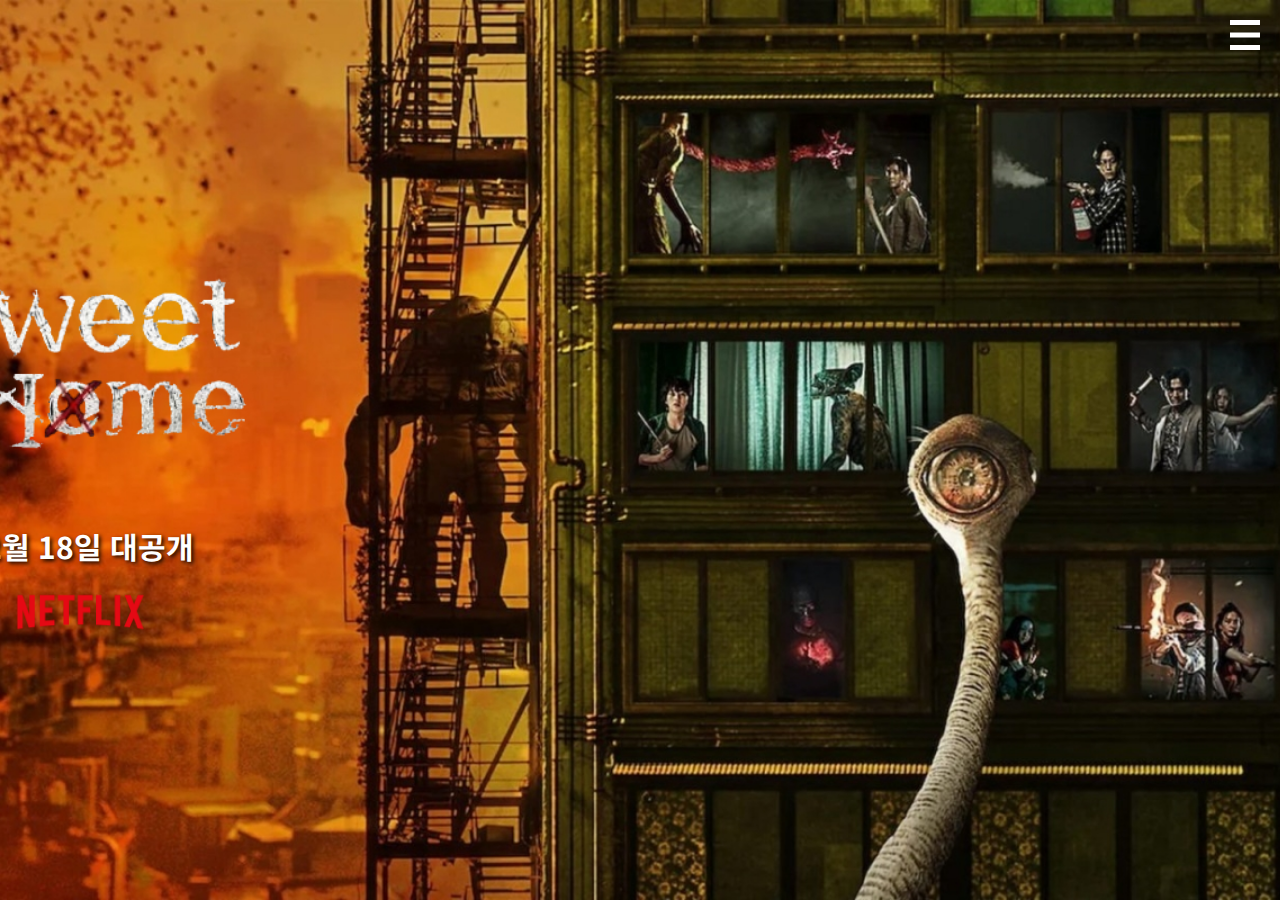
<file: index.html>
<!DOCTYPE html>
<html lang="ko">
<head>
  <meta charset="UTF-8">
  <meta name="viewport" content="width=device-width, initial-scale=1.0">
  <title>스위트홈</title>
  <link rel="shortcut icon" href="./img/favicon.jpg">
  <!-- 웹 폰트 nNoto Sans KR -->
  <link href="https://fonts.googleapis.com/css2?family=Noto+Sans+KR:wght@400;700&display=swap" rel="stylesheet">
  <link rel="stylesheet" href="./css/style.css">
  <link rel="stylesheet" href="./css/sub.css">
  <link rel="stylesheet" href="./css/mobile.css" media="screen and (max-width: 1000px)">
  <script src="./js/jquery-3.5.1.min.js"></script>
  <script src="./js/main.js"></script>

</head>
<body>
  <div class="container">
    <header id="main_header">
      <div class="header_box">
        <h1>
          <img src="./img/logo.png" 
          alt="스위트홈">
        </h1>
        <p>12월 18일 대공개</p>
        <ul class="sns">
          <li>
            <a href="#">
              <img src="./img/netflix.png">
            </a>
          </li>
        </ul>
      </div><!-- end header_box -->
      <button class="btn-toggle">
        <img src="./img/Icon_menu.png" alt="toggle">
      </button>
    </header>

    <nav id="gnb">
      <ul>
        <li class="active"><a href="./">홈</a></li>
        <li><a href="./video.html">예고편</a></li>
        <li ><a href="./index.html?synop=1">시놉시스</a></li>
        <li><a href="./gallery.html">갤러리</a></li>
      </ul>
      <button class="btn-close">
        <img src="./img/Icon_close.png" alt="닫기 버튼">
      </button>
    </nav>
  </div>

  <!-- 시놉시스(줄거리) 팝업창 -->
  <div id="synop_popup">
    <h2>스위트  홈 : 죽어버리거나, 괴물로 살아남거나</h2>
    <p>끔찍한 사고로 가족을 모두 잃은 외톨이 고등학생 현수는 그린 홈이라는 낡은 아파트 단지로 이사한다. 절망에 빠진 그는 점차 그린 홈에 관한 비밀을 깨닫는다.
    왜곡된 인간 욕망을 여러 가지 형태로 투영하면서 인류를 몰아내려는 괴물이 그린 홈을 둘러싸고 있으며, 자신을 포함해 그린 홈 주민들은 그 괴물들에 갇혀있다는 사실을..</p> 
    <p>세상을 차단하고 방 안에 틀어박힌 10대 소년. 현수가 세상 밖으로 나온다. 인간이 괴물로 변했다. 그래도 살아야 한다. 아직은 사람이니까. 이웃들과 함께 싸워야 한다.</p>
  </div>
</body>
</html>
</file>
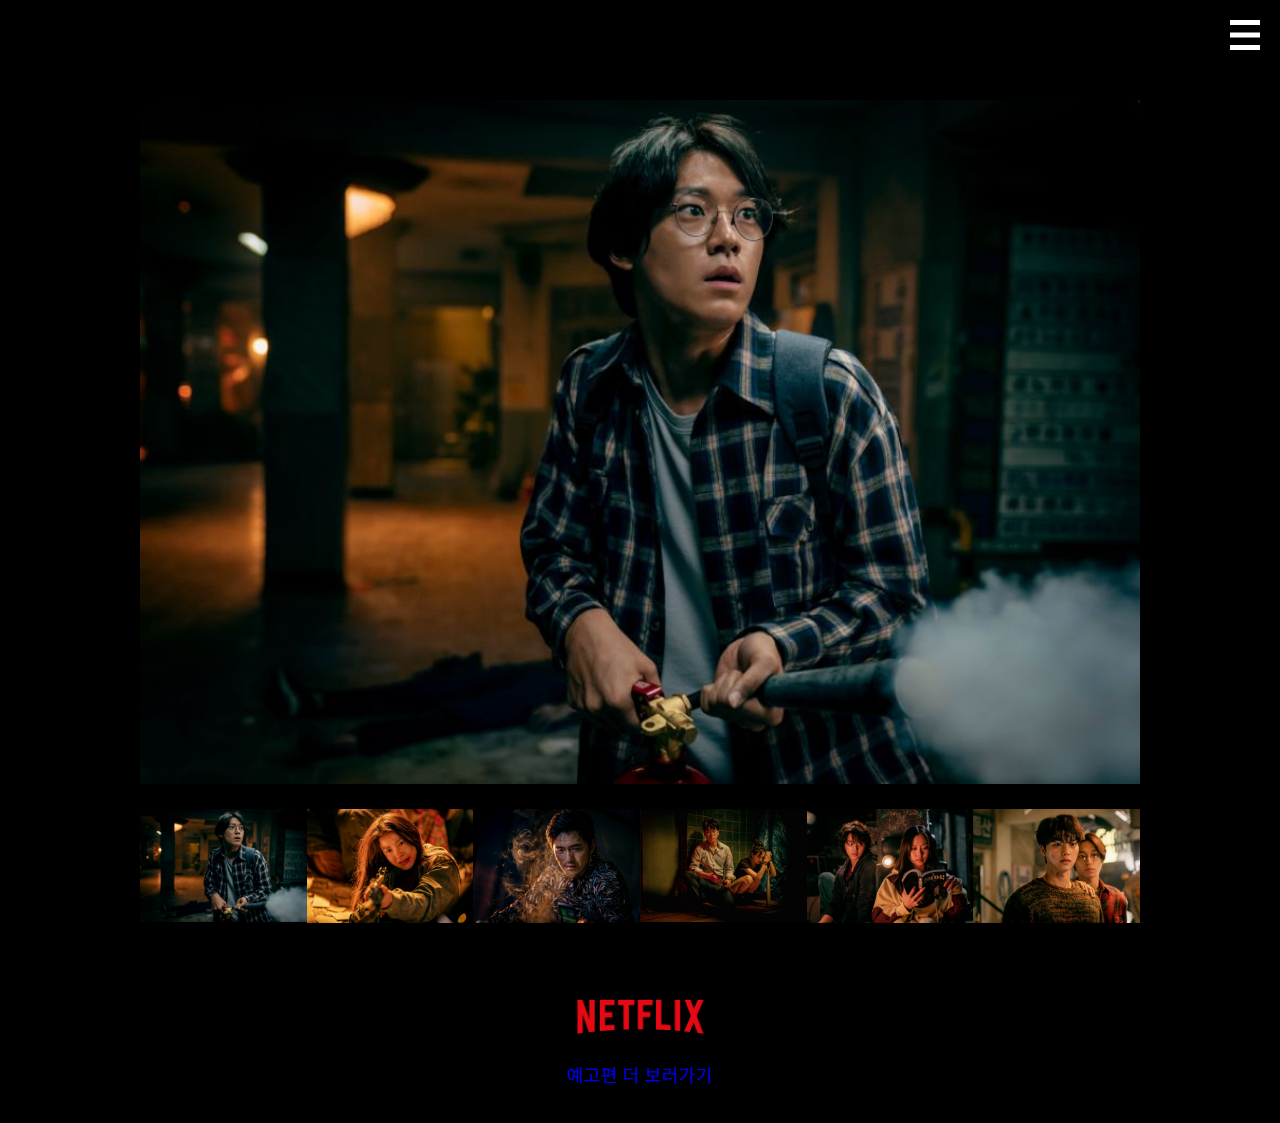
<file: gallery.html>
<!DOCTYPE html>
<html lang="ko">
<head>
  <meta charset="UTF-8">
  <meta name="viewport" content="width=device-width, initial-scale=1.0">
  <title>갤러리 | 스위트홈</title>
  <link rel="shortcut icon" href="./img/favicon.jpg">
  <!-- 웹 폰트 nNoto Sans KR -->
  <link href="https://fonts.googleapis.com/css2?family=Noto+Sans+KR:wght@400;700&display=swap" rel="stylesheet">
  <link rel="stylesheet" href="./css/style.css">
  <link rel="stylesheet" href="./css/sub.css">
   <link rel="stylesheet" href="./css/mobile.css" media="screen and (max-width: 1000px)">
  <script src="./js/jquery-3.5.1.min.js"></script>
  <script src="./js/main.js"></script>

</head>
<body id="gallery">
  <div class="container">
    <header id="main_header">
      <div class="header_box">
        <h1>
          <img src="./img/logo.png" 
          alt="스위트홈">
        </h1>
        <p>12월 18일 대공개</p>
        <ul class="sns">
          <li>
            <a href="#">
              <img src="./img/netflix.png">
            </a>
          </li>
        </ul>
      </div><!-- end header_box -->
      <button class="btn-toggle">
        <img src="./img/Icon_menu.png" alt="toggle">
      </button>
    </header>

    <nav id="gnb">
      <ul>
        <li ><a href="./">홈</a></li>
        <li><a href="./video.html">예고편</a></li>
        <li ><a href="./index.html?synop=1">시놉시스</a></li>
        <li class="active"><a href="./gallery.html">갤러리</a></li>
      </ul>
      <button class="btn-close">
        <img src="./img/Icon_close.png" alt="닫기 버튼">
      </button>
    </nav>
  </div>

    <section id="main">
      <figure>
        <img src="./img/img1.JPG" alt="01">
      </figure>
      <ul class="thumb">
        <li><a href="#"><img src="./img/img1.JPG" alt="1"></a></li>
        <li><a href="#"><img src="./img/img2.JPG" alt="2"></a></li>
        <li><a href="#"><img src="./img/img3.JPG" alt="3"></a></li>
        <li class="clear"><a href="#"><img src="./img/img4.JPG" alt="4"></a></li>
        <li><a href="#"><img src="./img/img5.JPG" alt="5"></a></li>
        <li><a href="#"><img src="./img/img6.JPG" alt="6"></a></li>
      </ul>
    </section>
  </div><!-- end container -->

  <footer id="main_footer">
      <ul class="sns">
        <li>
          <a href="#">
            <img src="./img/netflix.png" alt="넷플릭스"> <br>예고편 더 보러가기
          </a>
        </li>
      </ul>
  </footer>    
</body>
</html>
</file>
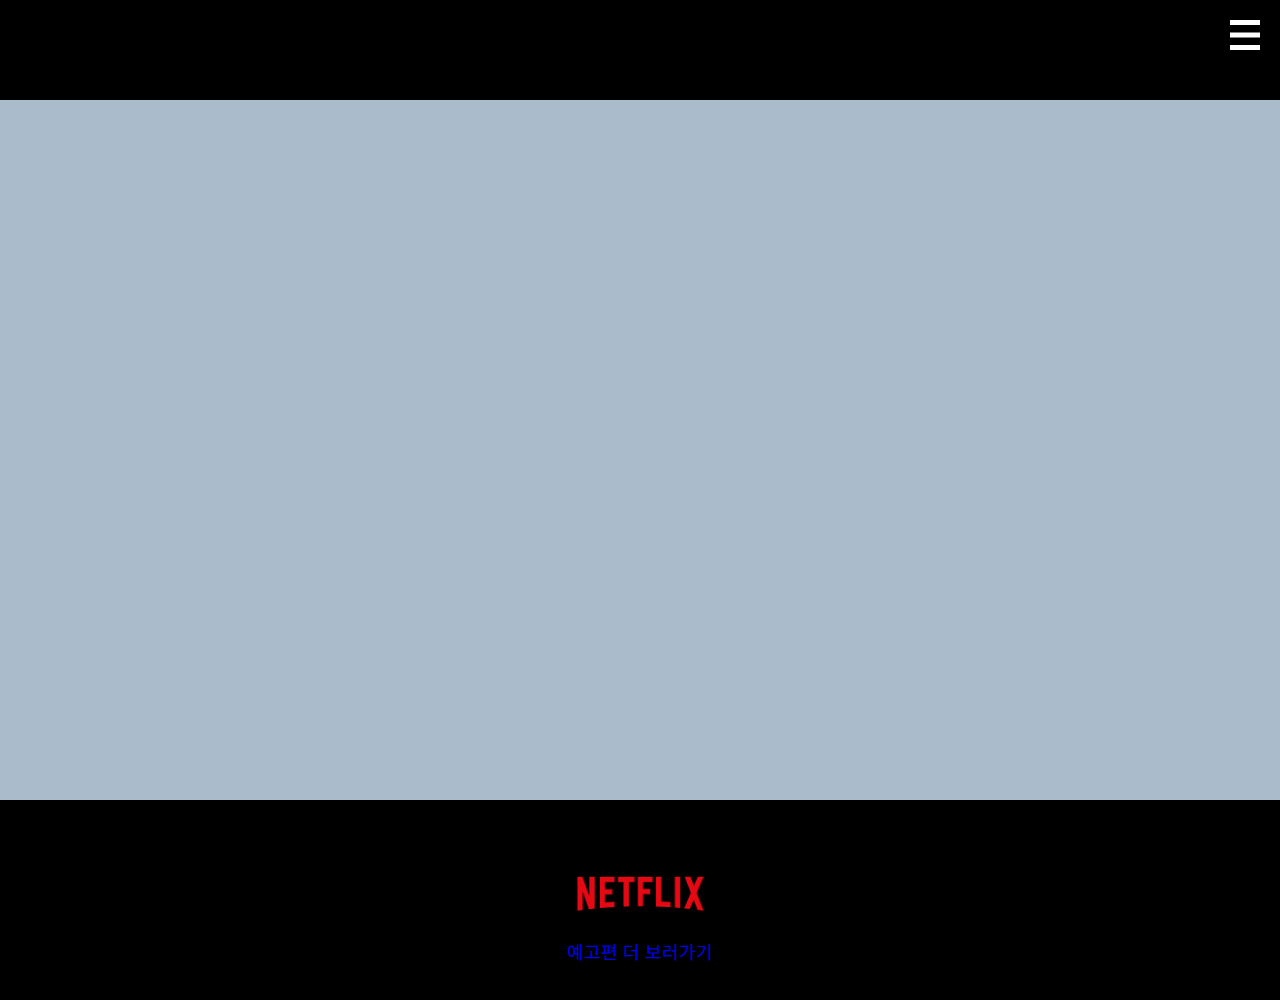
<file: video.html>
<!DOCTYPE html>
<html lang="ko">
<head>
  <meta charset="UTF-8">
  <meta name="viewport" content="width=device-width, initial-scale=1.0">
  <title>예고편 | 스위트홈</title>
  <link rel="shortcut icon" href="./images/favicon.png">
  <!-- 웹 폰트 nNoto Sans KR -->
  <link href="https://fonts.googleapis.com/css2?family=Noto+Sans+KR:wght@400;700&display=swap" rel="stylesheet">
  <link rel="stylesheet" href="./css/style.css">
  <link rel="stylesheet" href="./css/sub.css">
  <link rel="stylesheet" href="./css/mobile.css" media="screen and (max-width: 1000px)">
  <script src="./js/jquery-3.5.1.min.js"></script>
  <script src="./js/main.js"></script>

</head>
<body id="video">
  <div class="container">
    <header id="main_header">
      <div class="header_box">
        <h1>
          <img src="./img/logo.png" 
          alt="스위트홈">
        </h1>
        <p>12월 18일 대공개</p>
        <ul class="sns">
          <li>
            <a href="#">
              <img src="./img/netflix.png">
            </a>
          </li>
        </ul>
      </div><!-- end header_box -->
      <button class="btn-toggle">
        <img src="./img/Icon_menu.png" alt="toggle">
      </button>
    </header>

    <nav id="gnb">
      <ul>
        <li ><a href="./">홈</a></li>
        <li class="active"><a href="./video.html">예고편</a></li>
        <li ><a href="./index.html?synop=1">시놉시스</a></li>
        <li><a href="./gallery.html">갤러리</a></li>
      </ul>
      <button class="btn-close">
        <img src="./img/Icon_close.png" alt="닫기 버튼">
      </button>
    </nav>
  </div>

    <section id="main">
      <iframe src="https://www.youtube.com/embed/B5IQqZDSRjk" allowfullscreen frameborder='no' scrolling='no' marginwidth='0' marginheight='0' allow='autoplay' allowfullscreen></iframe>
    </section>
  </div><!-- end container -->

  <footer id="main_footer">
    <ul class="sns">
      <li>
        <a href="#">
          <img src="./img/netflix.png" alt="넷플릭스"> <p>예고편 더 보러가기</p>
        </a>
      </li>
    </ul>
  </footer>    
</body>
</html>
</file>
<file: css/style.css>
* {
  margin: 0;
  padding: 0;
  box-sizing: border-box;
  transition: 0.4s;
}

ul { 
  list-style-type: none;
}

a {
  text-decoration: none;
}

a, button {
  outline: none;
}

html, body {
  width: 100%;
  height: 100%;
}

body {
  font-size: 18px;
  font-family: 'Noto Sans KR', sans-serif;
  background: #333;
  color: #fff;
  background-image: url(../img/BG.jpg);
  background-size: cover;
  background-repeat: no-repeat;
}

/* 모바일 기기일때 배경 구도 바꾸기 */
@media screen and (max-width: 768px) {
  body {
    background-position: right 0;
  }
}

.btn-toggle {
  background: none;
  border: none;
  cursor: pointer;
}

.container {
  position: relative;
  max-width: 1600px;
  /* height: 100vh; */
  margin: 0 auto;
/* outline: 2px solid red; */
}

#main_header {
  position: absolute;
  width: 520px;
  right: 0;
  top: 0;
  /* outline: 1px solid red; */
  height: 100vh;
  text-align: center;
  padding-top: 90px;
  padding-right: 40px;
}

.container .header_box {
  position: absolute;
  right: 1000px; top: 50%;
  transform: translateY(-50%);
 /* outline: 2px solid white; */
}

#main_header h1 > img {
  width: 400px;
}

#main_header p {
  font-size: 30px;
  font-weight: 700;
  margin-top: 50px;
}


#main_header .btn-toggle {
  position: absolute;
  right: 20px; top: 20px;
}

.header_box {
  text-shadow: 2px 2px 4px #000;
}

/* 메인메뉴(gnb) */
#gnb {
  position: fixed;
  background: #000;
  right: -300px; top: 0;
  width: 300px;
  height: 100%;
  transition-duration: 0.4s;
  z-index: 999;
}

#gnb.show {
  right: 0;
}

#gnb .btn-close {
  background: none;
  border: none;
  position: absolute;
  right: 20px; top: 20px;
  cursor: pointer;
}

#gnb > ul {
  /* outline: 1px solid red; */
  margin-top: 124px;
}

#gnb > ul > li {
  width: 300px; height: 80px;
  /* outline: 1px solid #ccc; */
  text-align: center;
  font-size: 1em;
}

#gnb > ul > li > a {
  /* outline: 1px solid red; */
  display: block;
  line-height: 80px;
  color: #fff
}

#gnb > ul > li > a:hover {
 color:#E50914;
}

#gnb > ul > li.active a {
  color:#E50914;
}


/* 시놉시스 팝업 */
#synop_popup {
  position: fixed;
  width: 800px;
  height: 428px;
  background: #fff;
  left: 50%;
  top: 50%;
  transform: translate(-50%, -50%);
  color: #333;
  padding: 60px;
  display: none;
  box-shadow: 2px 2px 6px rgba(0,0,0, 0.6);
}

#synop_popup.show {
  display: block;
}

#synop_popup h2 {
  margin-bottom: 28px;
}

#synop_popup p {
  margin-bottom: 1em;
}


.header_box h1 img {
  animation-name: logo;
  animation-duration: 6s;
  animation-direction: alternate;
  animation-iteration-count: infinite;
  animation-delay: 1s;
}

@keyframes logo {
  from { transform: scale(0.9); }
  to { transform: scale(1.0); }
}
</file>
<file: css/sub.css>
/* sub.css */

/* 배경 초기화 */
#video, #gallery{
  background: #000;
}

#video .container{
  /* border: 2px solid red; */
}

#video #main_header {
  position: relative;
  width: 100%;
  background: #000;
  height: 100px;
}

#video .header_box {
  display: none;
}

#video #main {
  position: relative;
}

#video #main iframe {
  width: 100%;
  /* header, footer 공간을 제외한 영상 영역 */
  height: calc(100vh - 200px);
  background: #abc;
  /* border: 2px solid green; */
  display: block;
}

#main_footer {
  clear: both;
  position: relative;
  bottom: 0;
  left: 0;
 margin-top:50px;
  padding-bottom: 150px;
  text-align: center;
  width: 100%;
  height: 100px;
  background: #000;
  /* border: 1px solid yellow;  */
}

/* 갤러리 모바일 목록 구성 */
@media screen and (max-width: 500px) {
  .clear { clear: both;}
  #gallery #main ul.thumb {
    overflow: hidden;
    width: 100%;
    margin-left: 20px;
  }

  #gallery #main ul.thumb li {
    width: calc((100% - 40px) / 3);
    float: left;
    /* outline: 2px solid red; */
    /* border: 1px solid #707070; */
    overflow: hidden;
  }
  
  #main_footer {
    width: 100%;
    position: absolute;
    left: 0px;
    bottom: 0;
    /* border: 1px solid red; */
  }
}


/* 갤러리 */
#gallery #main_header {
  position: relative;
  width: 100%;
  background: #000;
  height: 100px;  
}

#gallery .header_box {
  display: none;
}

#gallery #main figure {
  max-width: 1000px;
  /* outline: 2px solid red; */
  margin: 0 auto;
  overflow: hidden;
  margin-bottom: 20px;
}

#gallery #main figure img {
  width: 100%;
}

#gallery #main ul {
  /* outline: 2px solid green; */
  max-width: 1000px;
  margin: 0 auto;
  overflow: hidden;
}

#gallery #main ul li {
  width: calc(100% / 6);
  float: left;
  /* outline: 2px solid red; */
  overflow: hidden;
}

#gallery #main ul li:hover {
  border: 4px solid #ED1C24;
}

#gallery #main ul li a img{
  width: 100%;
  display: block;
}
</file>
<file: css/mobile.css>
/* mobile.css */
body {
  /* background: red; */
}

#main_header {
  position: absolute;
  width: 100%;
  left: 50%;
  transform: translateX(-50%);
  top: 0;
  /* outline: 1px solid green; */
  height: 100vh;
  text-align: center;
  padding-top: 90px;
}

.header_box {
  width: 100%;
  position: absolute;
  left: 0; top: 50%;
  transform: translateY(-50%);
  /* outline: 2px solid white; */
}

#main_header h1 > img {
  width: 80%;
}


/* 시놉시스 팝업 */
#synop_popup {
  position: fixed;
  width: 80%;
  height: 70%;
  overflow: scroll;
  background: #fff;
  left: 50%;
  top: 50%;
  transform: translate(-50%, -50%);
  color: #333;
  padding: 20px;
  padding-top: 60px;
  display: none;
}
</file>
